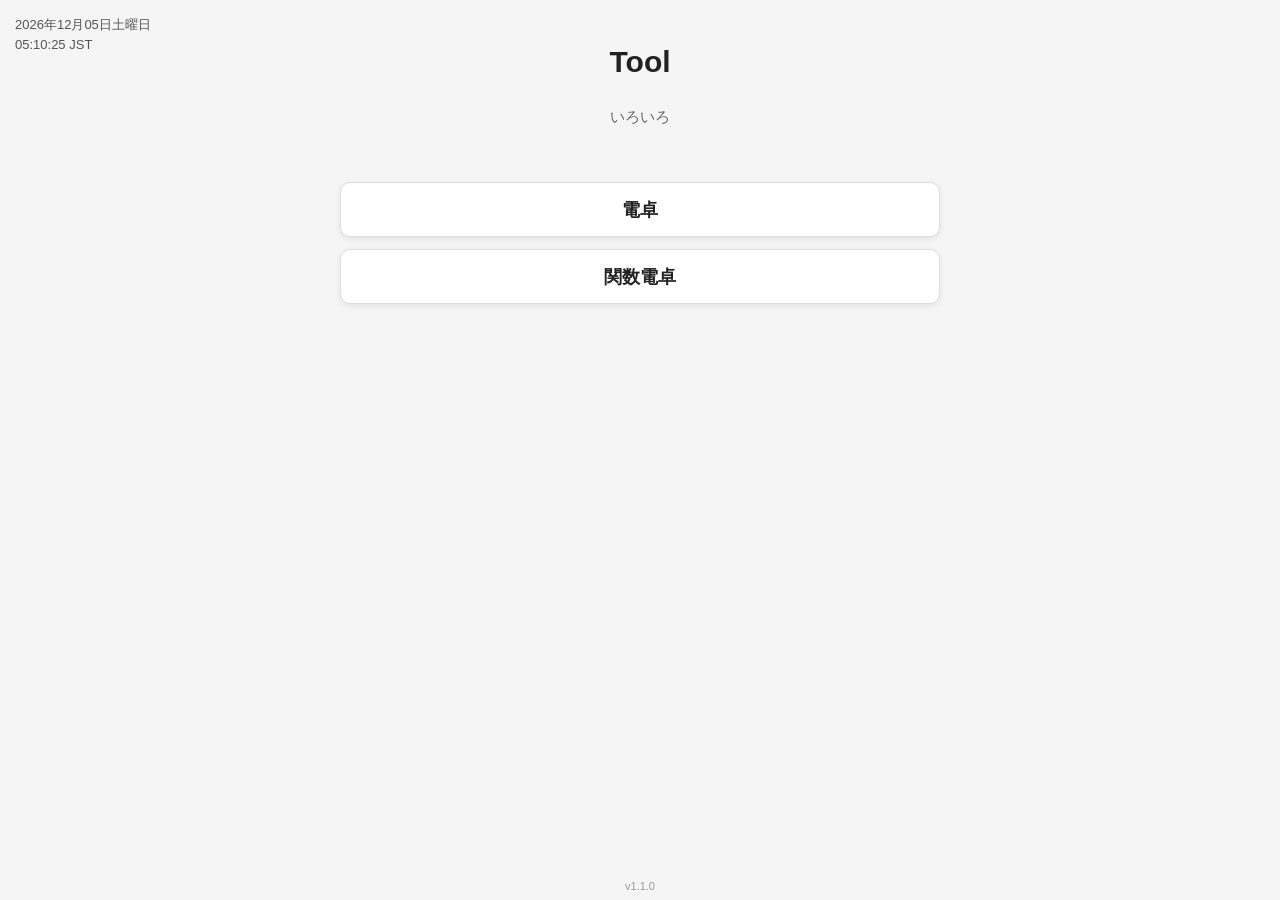
<file: index.html>
<!DOCTYPE html>
<html lang="ja">
<head>
    <meta charset="UTF-8">
    <meta name="viewport" content="width=device-width, initial-scale=1.0">

    <title>Math & Physics</title>

    <link rel="stylesheet" href="css/style.css">
</head>

<body>

    <!-- 日時 -->
    <div id="datetime">
        <div id="date">----年--月--日</div>
        <div id="time">--:--:-- JST</div>
    </div>

    <!-- ヘッダー -->
    <header>
        <h1>Tool</h1>
　　　　　<p>いろいろ</p>



    </header>

    <!-- メニュー -->

    <main>
        <a href="calculator/index.html" class="menu-button">
            <span>電卓</span>
        </a>

        <a href="scientific/index.html" class="menu-button">
        <span>関数電卓</span>
        </a>
    </main>

    <!-- バージョン -->
    <div class="version">v1.1.0</div>

    <script>
        function updateDateTime() {
            const now = new Date();

            const year = now.getFullYear();
            const month = String(now.getMonth() + 1).padStart(2, "0");
            const day = String(now.getDate()).padStart(2, "0");

            const weekdays = [
                "日曜日",
                "月曜日",
                "火曜日",
                "水曜日",
                "木曜日",
                "金曜日",
                "土曜日"
            ];

            const hours = String(now.getHours()).padStart(2, "0");
            const minutes = String(now.getMinutes()).padStart(2, "0");
            const seconds = String(now.getSeconds()).padStart(2, "0");

            document.getElementById("date").textContent =
                `${year}年${month}月${day}日${weekdays[now.getDay()]}`;

            document.getElementById("time").textContent =
                `${hours}:${minutes}:${seconds} JST`;
        }

        updateDateTime();
        setInterval(updateDateTime, 1000);
    </script>

</body>
</html>
</file>
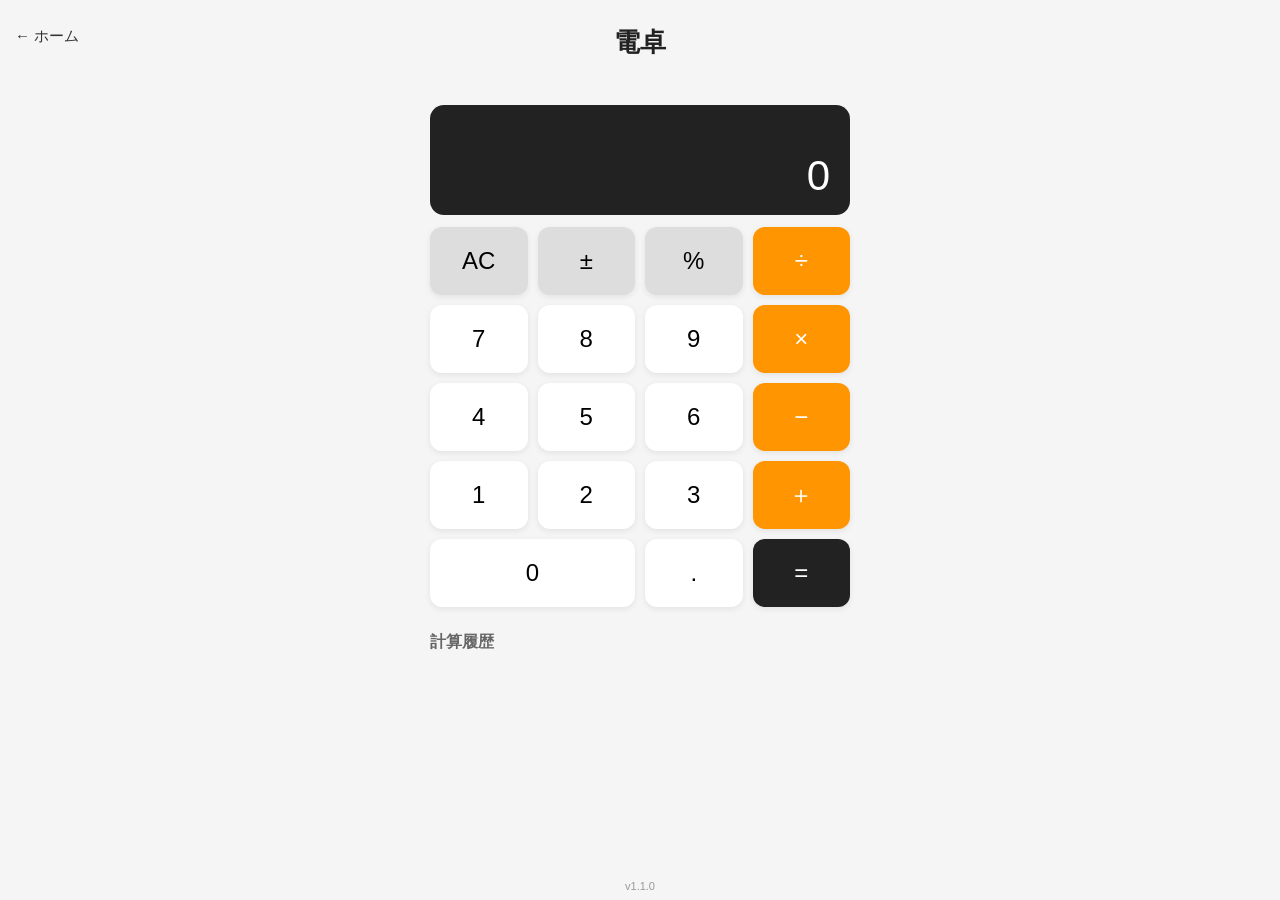
<file: calculator/index.html>
<!DOCTYPE html>
<html lang="ja">
<head>
    <meta charset="UTF-8">
    <meta name="viewport" content="width=device-width, initial-scale=1.0, maximum-scale=1.0, user-scalable=no">

    <title>電卓 - Math & Physics</title>

    <link rel="stylesheet" href="../css/calculator.css">
</head>

<body>

    <header>
        <a href="../index.html" class="back-button">← ホーム</a>
        <h1>電卓</h1>
    </header>

    <main class="calculator">

        <div class="display">
            <div id="expression"></div>
            <div id="result">0</div>
        </div>

        <div class="buttons">

            <button class="function" data-action="clear">AC</button>
            <button class="function" data-action="sign">±</button>
            <button class="function" data-action="percent">%</button>
            <button class="operator" data-operator="/">÷</button>

            <button data-number="7">7</button>
            <button data-number="8">8</button>
            <button data-number="9">9</button>
            <button class="operator" data-operator="*">×</button>

            <button data-number="4">4</button>
            <button data-number="5">5</button>
            <button data-number="6">6</button>
            <button class="operator" data-operator="-">−</button>

            <button data-number="1">1</button>
            <button data-number="2">2</button>
            <button data-number="3">3</button>
            <button class="operator" data-operator="+">＋</button>

            <button class="zero" data-number="0">0</button>
            <button data-number=".">.</button>
            <button class="equals" data-action="equals">=</button>

        </div>

        <section class="history">
            <h2>計算履歴</h2>
            <div id="history-list"></div>
        </section>

    </main>

    <div class="version">v1.1.0</div>

    <script src="../js/calculator.js"></script>

</body>
</html>
</file>
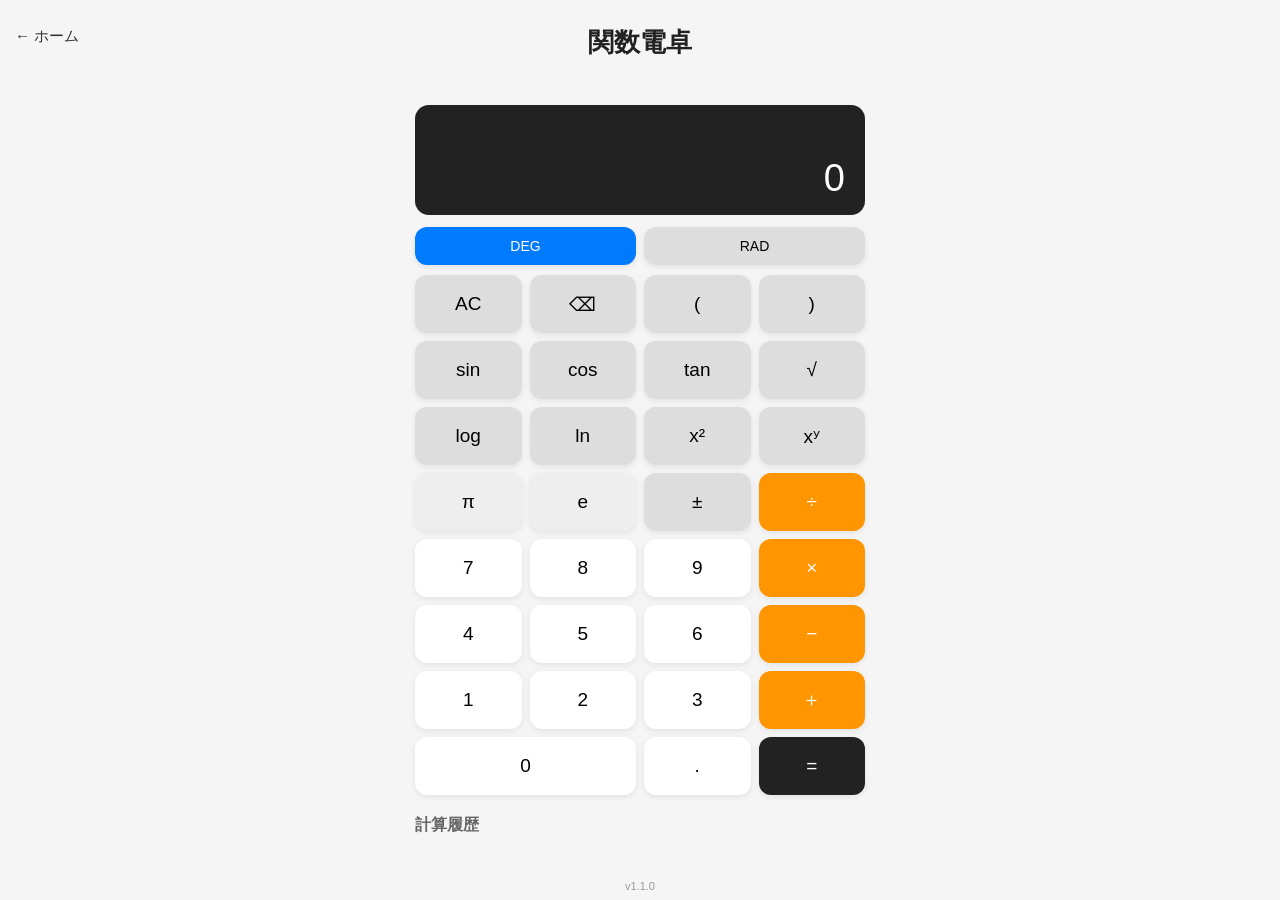
<file: scientific/index.html>
<!DOCTYPE html>
<html lang="ja">
<head>
    <meta charset="UTF-8">
    <meta name="viewport" content="width=device-width, initial-scale=1.0, maximum-scale=1.0, user-scalable=no">

    <title>関数電卓 - Math & Physics</title>

    <link rel="stylesheet" href="../css/scientific.css">
</head>

<body>

    <header>
        <a href="../index.html" class="back-button">← ホーム</a>
        <h1>関数電卓</h1>
    </header>

    <main class="calculator">

        <div class="display">
            <div id="expression"></div>
            <div id="result">0</div>
        </div>

        <div class="angle-mode">
            <button id="deg-button" class="mode-active">DEG</button>
            <button id="rad-button">RAD</button>
        </div>

        <div class="buttons">

            <button class="function" data-action="clear">AC</button>
            <button class="function" data-action="backspace">⌫</button>
            <button class="function" data-value="(">(</button>
            <button class="function" data-value=")">)</button>

            <button class="function" data-function="sin">sin</button>
            <button class="function" data-function="cos">cos</button>
            <button class="function" data-function="tan">tan</button>
            <button class="function" data-function="sqrt">√</button>

            <button class="function" data-function="log">log</button>
            <button class="function" data-function="ln">ln</button>
            <button class="function" data-function="square">x²</button>
            <button class="function" data-function="power">xʸ</button>

            <button class="constant" data-value="π">π</button>
            <button class="constant" data-value="e">e</button>
            <button class="function" data-action="sign">±</button>
            <button class="operator" data-value="/">÷</button>

            <button data-value="7">7</button>
            <button data-value="8">8</button>
            <button data-value="9">9</button>
            <button class="operator" data-value="*">×</button>

            <button data-value="4">4</button>
            <button data-value="5">5</button>
            <button data-value="6">6</button>
            <button class="operator" data-value="-">−</button>

            <button data-value="1">1</button>
            <button data-value="2">2</button>
            <button data-value="3">3</button>
            <button class="operator" data-value="+">＋</button>

            <button class="zero" data-value="0">0</button>
            <button data-value=".">.</button>
            <button class="equals" data-action="calculate">=</button>

        </div>

    </main>

    <section class="history">
        <h2>計算履歴</h2>
        <div id="history-list"></div>
    </section>
    
    <div class="version">v1.1.0</div>

    <script src="../js/scientific.js"></script>

</body>
</html>
</file>
<file: css/style.css>
* {
    box-sizing: border-box;
}

body {
    margin: 0;
    font-family: -apple-system, BlinkMacSystemFont, "Helvetica Neue",
        Arial, sans-serif;

    background: #f5f5f5;
    color: #222;

    min-height: 100vh;
}

/* 日時 */

#datetime {
    position: fixed;
    top: 15px;
    left: 15px;

    font-size: 13px;
    line-height: 1.5;

    color: #555;

    text-align: left;

    z-index: 10;
}

/* ヘッダー */

header {
    text-align: center;
    padding: 45px 20px 25px;
}

header h1 {
    margin: 0;
    font-size: 30px;
    font-weight: 700;
}

header p {
    margin: 8px 0 0;
    color: #666;
    font-size: 15px;
}

/* メニュー */

main {
    width: 90%;
    max-width: 600px;

    margin: 30px auto;
}

.menu-button {
    display: flex;
    align-items: center;
    justify-content: center;

    gap: 10px;

    width: 100%;
    height: 55px;

    margin-bottom: 12px;

    background: white;

    border: 1px solid #ddd;
    border-radius: 10px;

    color: #222;
    text-decoration: none;

    font-size: 18px;
    font-weight: 600;

    box-shadow: 0 2px 6px rgba(0, 0, 0, 0.08);
}

.menu-button:active {
    transform: scale(0.98);
}

/* バージョン */

.version {
    position: fixed;

    bottom: 8px;
    left: 0;
    right: 0;

    width: 100%;

    text-align: center;

    font-size: 11px;
    color: #999;

    z-index: 10;
}
</file>
<file: css/calculator.css>
* {
    box-sizing: border-box;
}

body {
    margin: 0;
    min-height: 100vh;

    font-family: -apple-system, BlinkMacSystemFont,
        "Helvetica Neue", Arial, sans-serif;

    background: #f5f5f5;
    color: #222;
}

header {
    position: relative;

    text-align: center;
    padding: 25px 20px;
}

header h1 {
    margin: 0;
    font-size: 26px;
}

.back-button {
    position: absolute;
    left: 15px;
    top: 27px;

    color: #333;
    text-decoration: none;

    font-size: 15px;
}

.calculator {
    width: 92%;
    max-width: 420px;
    margin: 20px auto;
}

.display {
    background: #222;
    color: white;

    border-radius: 14px;

    min-height: 110px;

    padding: 15px 20px;

    display: flex;
    flex-direction: column;
    justify-content: flex-end;

    text-align: right;

    margin-bottom: 12px;
}

#expression {
    min-height: 25px;

    color: #aaa;
    font-size: 16px;

    overflow-x: auto;
}

#result {
    font-size: 42px;
    font-weight: 500;

    overflow-x: auto;
}

.buttons {
    display: grid;

    grid-template-columns: repeat(4, 1fr);

    gap: 10px;
}

button {
    height: 68px;

    border: none;
    border-radius: 12px;

    background: white;

    font-size: 24px;

    box-shadow: 0 2px 6px rgba(0, 0, 0, 0.08);

    cursor: pointer;

    touch-action: manipulation;
}

button:active {
    transform: scale(0.95);
}

.function {
    background: #ddd;
}

.operator {
    background: #ff9500;
    color: white;
}

.equals {
    background: #222;
    color: white;
}

.zero {
    grid-column: span 2;
}

.version {
    position: fixed;

    bottom: 8px;
    left: 0;
    right: 0;

    text-align: center;

    font-size: 11px;
    color: #999;
}

.history {
    margin-top: 25px;
    padding-bottom: 50px;
}

.history h2 {
    margin: 0 0 10px;
    font-size: 16px;
    font-weight: 600;
    color: #666;
}

.history-item {
    width: 100%;
    min-height: 45px;

    display: flex;
    align-items: center;
    justify-content: flex-end;

    padding: 8px 14px;
    margin-bottom: 6px;

    background: white;
    border: 1px solid #ddd;
    border-radius: 8px;

    font-size: 16px;
    color: #333;

    cursor: pointer;
}

.history-item:active {
    transform: scale(0.98);
}
</file>
<file: css/scientific.css>
* {
    box-sizing: border-box;
}

body {
    margin: 0;
    min-height: 100vh;

    font-family: -apple-system, BlinkMacSystemFont,
        "Helvetica Neue", Arial, sans-serif;

    background: #f5f5f5;
    color: #222;
}

header {
    position: relative;
    text-align: center;
    padding: 25px 20px;
}

header h1 {
    margin: 0;
    font-size: 26px;
}

.back-button {
    position: absolute;
    left: 15px;
    top: 27px;

    color: #333;
    text-decoration: none;
    font-size: 15px;
}

.calculator {
    width: 92%;
    max-width: 450px;
    margin: 20px auto;
}

.display {
    background: #222;
    color: white;

    border-radius: 14px;

    min-height: 110px;
    padding: 15px 20px;

    display: flex;
    flex-direction: column;
    justify-content: flex-end;

    text-align: right;

    margin-bottom: 12px;
}

#expression {
    min-height: 25px;
    color: #aaa;
    font-size: 16px;
    overflow-x: auto;
}

#result {
    font-size: 38px;
    font-weight: 500;
    overflow-x: auto;
}

.buttons {
    display: grid;
    grid-template-columns: repeat(4, 1fr);
    gap: 8px;
}

button {
    height: 58px;

    border: none;
    border-radius: 12px;

    background: white;

    font-size: 19px;

    box-shadow: 0 2px 6px rgba(0, 0, 0, 0.08);

    cursor: pointer;

    touch-action: manipulation;
}

button:active {
    transform: scale(0.95);
}

.function {
    background: #ddd;
}

.constant {
    background: #eee;
}

.operator {
    background: #ff9500;
    color: white;
}

.equals {
    background: #222;
    color: white;
}

.zero {
    grid-column: span 2;
}

.version {
    position: fixed;
    bottom: 8px;
    left: 0;
    right: 0;

    text-align: center;

    font-size: 11px;
    color: #999;
}

.angle-mode {
    display: flex;
    gap: 8px;
    margin-bottom: 10px;
}

.angle-mode button {
    flex: 1;
    height: 38px;
    font-size: 14px;
    background: #ddd;
}

.angle-mode button.mode-active {
    background: #007aff;
    color: white;
}

.history {
    width: 92%;
    max-width: 450px;
    margin: 20px auto 60px;
}

.history h2 {
    margin: 0 0 10px;
    font-size: 16px;
    color: #666;
}

.history-item {
    width: 100%;
    min-height: 45px;

    display: flex;
    align-items: center;
    justify-content: flex-end;

    padding: 8px 14px;
    margin-bottom: 6px;

    background: white;
    border: 1px solid #ddd;
    border-radius: 8px;

    font-size: 15px;
    color: #333;

    cursor: pointer;
    touch-action: manipulation;
}

.history-item:active {
    transform: scale(0.98);
}
</file>
